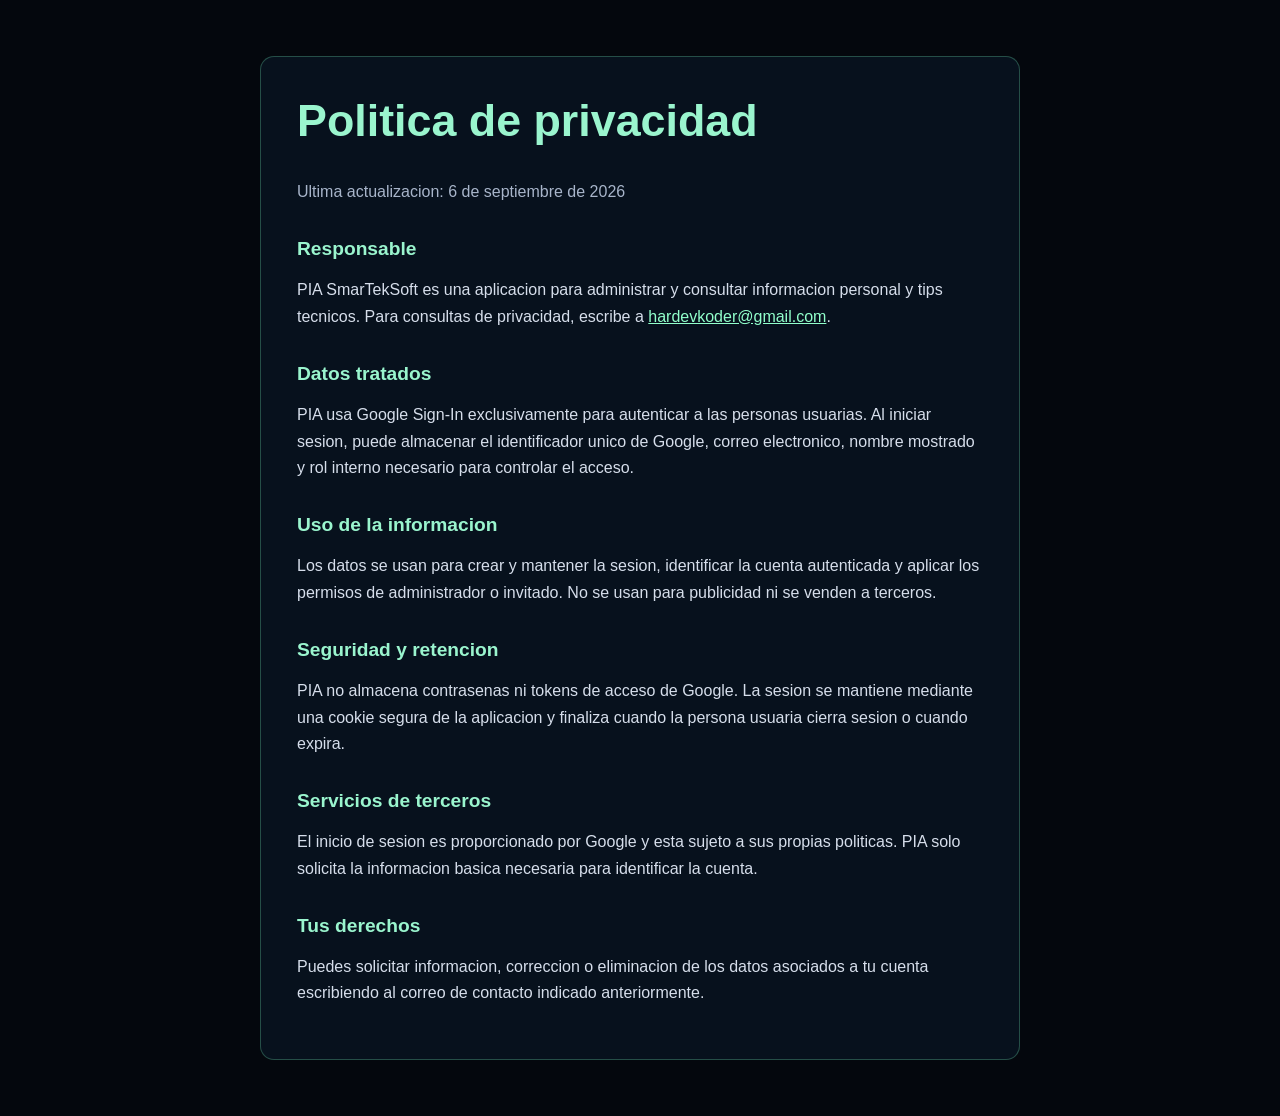
<file: privacy.html>
<!DOCTYPE html>
<html lang="es">
<head>
  <meta charset="UTF-8" />
  <meta name="viewport" content="width=device-width, initial-scale=1.0" />
  <title>Politica de privacidad | PIA SmarTekSoft</title>
  <style>
    :root { color-scheme: dark; }
    * { box-sizing: border-box; }
    body { margin: 0; min-height: 100vh; background: #04070d; color: #d6deeb; font: 16px/1.65 "Open Sans", "Segoe UI", sans-serif; }
    main { width: min(760px, calc(100% - 40px)); margin: 56px auto; padding: 36px; border: 1px solid rgba(108, 219, 170, .3); border-radius: 14px; background: #07111d; }
    h1, h2 { color: #9af5ce; line-height: 1.25; }
    h1 { margin-top: 0; font-size: clamp(2rem, 5vw, 2.8rem); }
    h2 { margin-top: 2rem; font-size: 1.2rem; }
    a { color: #91ffcb; }
    .updated { color: #a8b5ca; }
  </style>
</head>
<body>
  <main>
    <h1>Politica de privacidad</h1>
    <p class="updated">Ultima actualizacion: 6 de septiembre de 2026</p>

    <h2>Responsable</h2>
    <p>PIA SmarTekSoft es una aplicacion para administrar y consultar informacion personal y tips tecnicos. Para consultas de privacidad, escribe a <a href="mailto:hardevkoder@gmail.com">hardevkoder@gmail.com</a>.</p>

    <h2>Datos tratados</h2>
    <p>PIA usa Google Sign-In exclusivamente para autenticar a las personas usuarias. Al iniciar sesion, puede almacenar el identificador unico de Google, correo electronico, nombre mostrado y rol interno necesario para controlar el acceso.</p>

    <h2>Uso de la informacion</h2>
    <p>Los datos se usan para crear y mantener la sesion, identificar la cuenta autenticada y aplicar los permisos de administrador o invitado. No se usan para publicidad ni se venden a terceros.</p>

    <h2>Seguridad y retencion</h2>
    <p>PIA no almacena contrasenas ni tokens de acceso de Google. La sesion se mantiene mediante una cookie segura de la aplicacion y finaliza cuando la persona usuaria cierra sesion o cuando expira.</p>

    <h2>Servicios de terceros</h2>
    <p>El inicio de sesion es proporcionado por Google y esta sujeto a sus propias politicas. PIA solo solicita la informacion basica necesaria para identificar la cuenta.</p>

    <h2>Tus derechos</h2>
    <p>Puedes solicitar informacion, correccion o eliminacion de los datos asociados a tu cuenta escribiendo al correo de contacto indicado anteriormente.</p>
  </main>
</body>
</html>
</file>
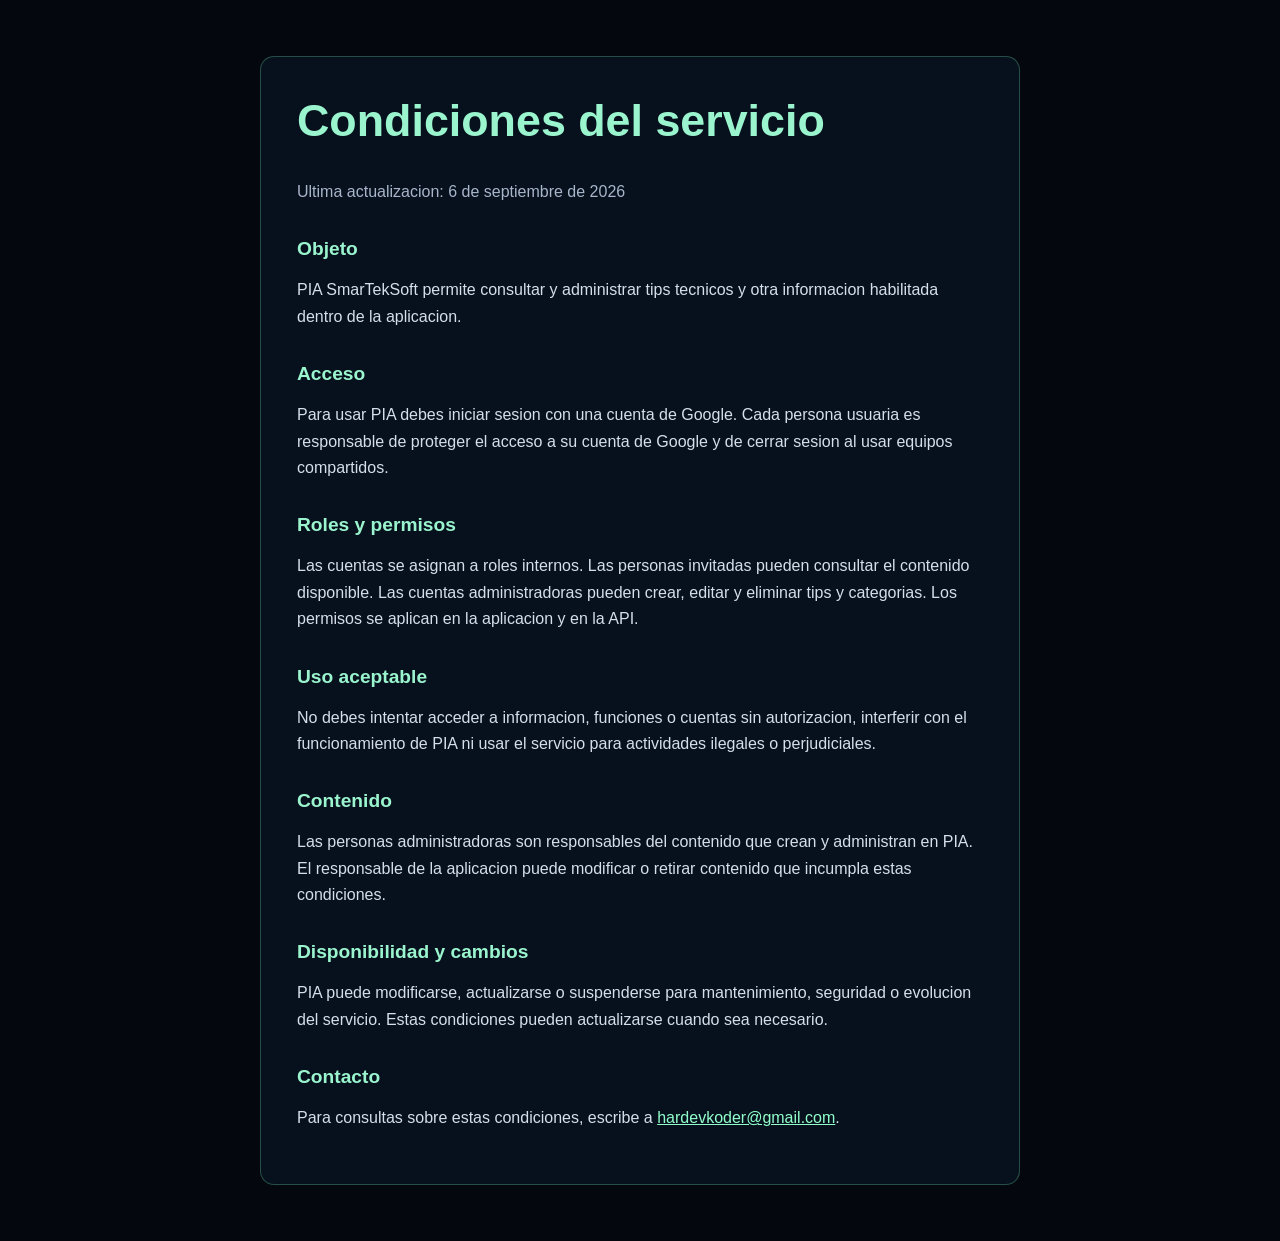
<file: terms.html>
<!DOCTYPE html>
<html lang="es">
<head>
  <meta charset="UTF-8" />
  <meta name="viewport" content="width=device-width, initial-scale=1.0" />
  <title>Condiciones del servicio | PIA SmarTekSoft</title>
  <style>
    :root { color-scheme: dark; }
    * { box-sizing: border-box; }
    body { margin: 0; min-height: 100vh; background: #04070d; color: #d6deeb; font: 16px/1.65 "Open Sans", "Segoe UI", sans-serif; }
    main { width: min(760px, calc(100% - 40px)); margin: 56px auto; padding: 36px; border: 1px solid rgba(108, 219, 170, .3); border-radius: 14px; background: #07111d; }
    h1, h2 { color: #9af5ce; line-height: 1.25; }
    h1 { margin-top: 0; font-size: clamp(2rem, 5vw, 2.8rem); }
    h2 { margin-top: 2rem; font-size: 1.2rem; }
    a { color: #91ffcb; }
    .updated { color: #a8b5ca; }
  </style>
</head>
<body>
  <main>
    <h1>Condiciones del servicio</h1>
    <p class="updated">Ultima actualizacion: 6 de septiembre de 2026</p>

    <h2>Objeto</h2>
    <p>PIA SmarTekSoft permite consultar y administrar tips tecnicos y otra informacion habilitada dentro de la aplicacion.</p>

    <h2>Acceso</h2>
    <p>Para usar PIA debes iniciar sesion con una cuenta de Google. Cada persona usuaria es responsable de proteger el acceso a su cuenta de Google y de cerrar sesion al usar equipos compartidos.</p>

    <h2>Roles y permisos</h2>
    <p>Las cuentas se asignan a roles internos. Las personas invitadas pueden consultar el contenido disponible. Las cuentas administradoras pueden crear, editar y eliminar tips y categorias. Los permisos se aplican en la aplicacion y en la API.</p>

    <h2>Uso aceptable</h2>
    <p>No debes intentar acceder a informacion, funciones o cuentas sin autorizacion, interferir con el funcionamiento de PIA ni usar el servicio para actividades ilegales o perjudiciales.</p>

    <h2>Contenido</h2>
    <p>Las personas administradoras son responsables del contenido que crean y administran en PIA. El responsable de la aplicacion puede modificar o retirar contenido que incumpla estas condiciones.</p>

    <h2>Disponibilidad y cambios</h2>
    <p>PIA puede modificarse, actualizarse o suspenderse para mantenimiento, seguridad o evolucion del servicio. Estas condiciones pueden actualizarse cuando sea necesario.</p>

    <h2>Contacto</h2>
    <p>Para consultas sobre estas condiciones, escribe a <a href="mailto:hardevkoder@gmail.com">hardevkoder@gmail.com</a>.</p>
  </main>
</body>
</html>
</file>
